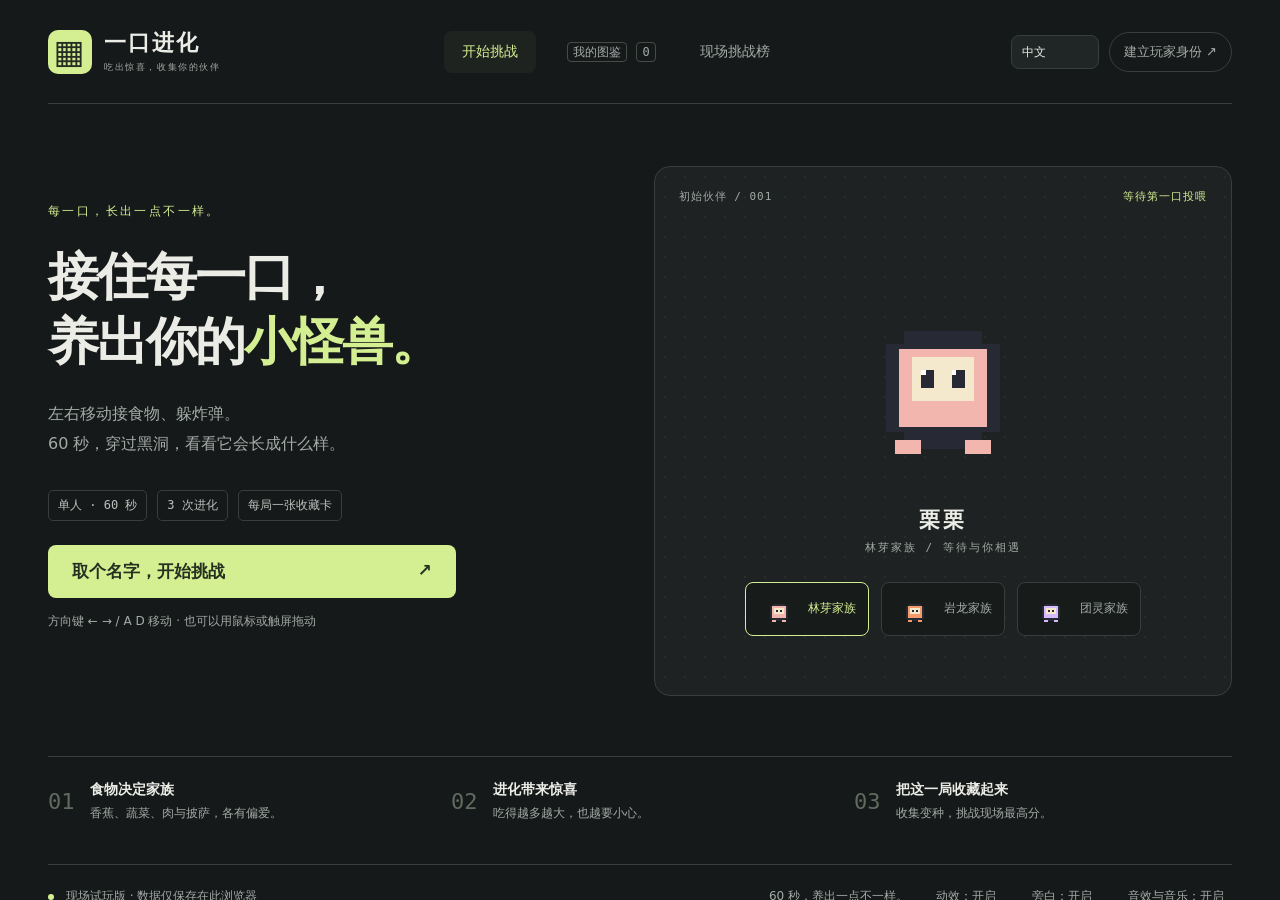
<file: index.html>
<!doctype html><meta charset="utf-8"><meta name="viewport" content="width=device-width,initial-scale=1"><title>ONE BITE</title><meta http-equiv="refresh" content="0;url=pet-demo/index.html"><a href="pet-demo/index.html">Open ONE BITE</a>
</file>
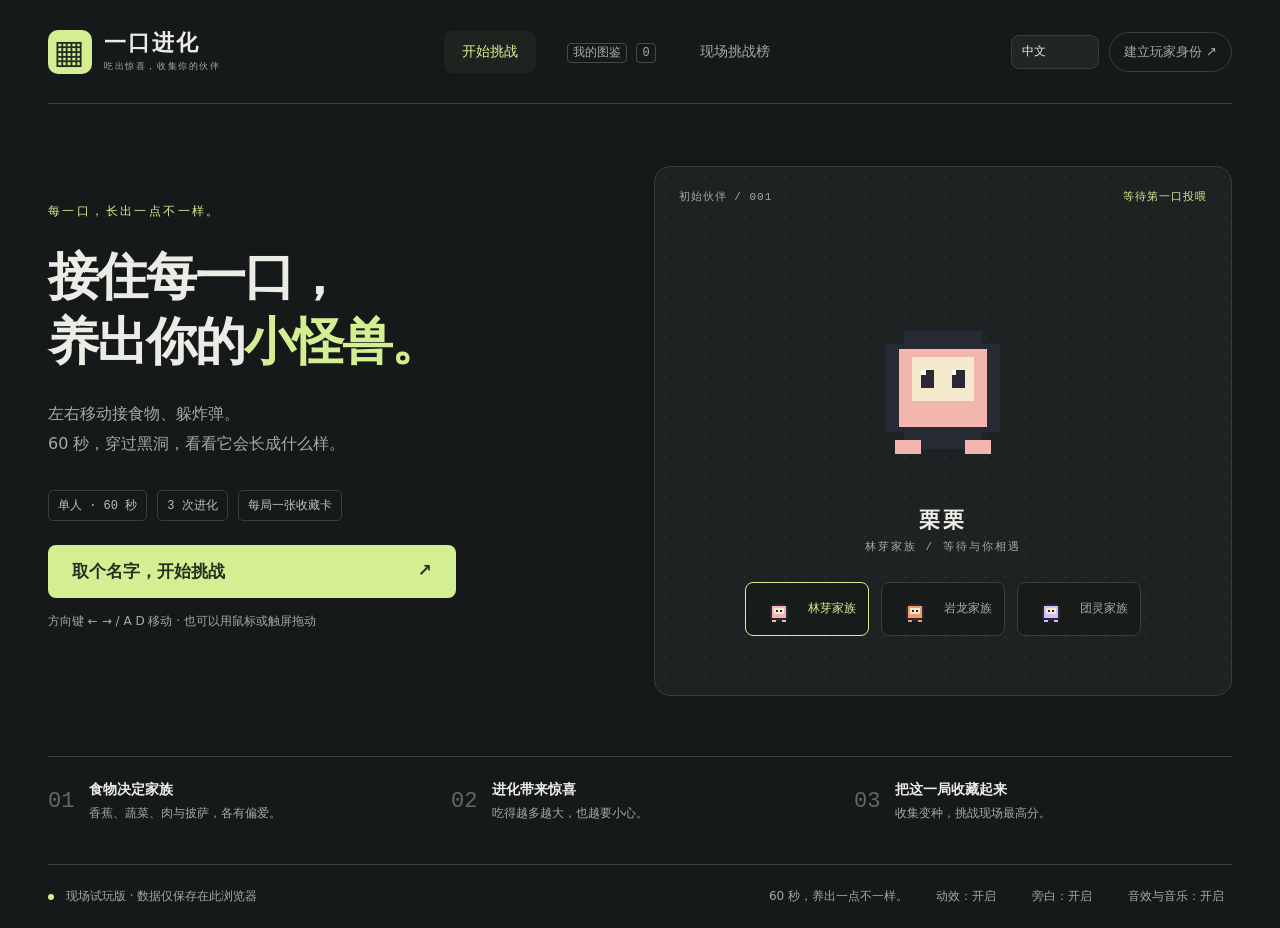
<file: pet-demo/index.html>
<!doctype html>
<html lang="zh-CN">
<head><meta charset="UTF-8"><meta name="viewport" content="width=device-width,initial-scale=1"><title>一口进化 · 像素宠物养成</title><link rel="icon" href="data:image/svg+xml,%3Csvg xmlns='http://www.w3.org/2000/svg' viewBox='0 0 32 32'%3E%3Crect x='4' y='7' width='24' height='22' rx='4' fill='%23bca27b'/%3E%3Cpath d='M10 14h12v9H10z' fill='%23f4e6c9'/%3E%3Cpath d='M12 16h2v3h-2zm6 0h2v3h-2z'/%3E%3C/svg%3E"><link rel="stylesheet" href="style.css"><link rel="stylesheet" href="responsive.css"></head>
<body>
<link rel="stylesheet" href="evolution.css"><link rel="stylesheet" href="reveal.css">
<div class="app">
 <header><a class="brand" href="#" aria-label="返回首页"><span class="brand-icon">▦</span><div data-i18n="brand">一口进化<small data-i18n="brandSub">吃出惊喜，收集你的伙伴</small></div></a><nav aria-label="主导航"><button data-view="home" class="selected" data-i18n="navPlay">开始挑战</button><button data-view="collection"><span data-i18n="navCollection">我的图鉴</span> <span id="nav-count">0</span></button><button data-view="board" data-i18n="navBoard">现场挑战榜</button></nav><div class="header-tools"><label class="language-picker"><span class="sr-only">Language</span><select id="language" aria-label="Language"><option value="zh">中文</option><option value="en">English</option><option value="de">Deutsch</option></select></label><button class="identity" id="identity">建立玩家身份 ↗</button></div></header>
 <main id="content"></main>
 <footer><span><i></i> <span data-i18n="localOnly">现场试玩版 · 数据仅保存在此浏览器</span></span><span data-i18n="tagline">60 秒，养出一点不一样。</span><button id="motion">动效：开启</button><button id="voice">旁白：开启</button><button id="sound">音效与音乐：开启</button></footer>
</div>
<dialog id="profile-dialog"><form id="profile-form"><span class="eyebrow">很高兴遇见你</span><h2>这只宠物，该怎么称呼你？</h2><p>选一个昵称，开始你的第一场进化。无需注册密码。</p><label>玩家昵称<input id="nickname" maxlength="12" placeholder="例如：小林" autocomplete="off" required></label><p class="muted">现场身份仅存于本机。输入已有昵称会继续该昵称的收藏，不是安全账号登录。</p><div class="actions"><button type="button" id="cancel-profile" class="ghost">取消</button><button class="primary" type="submit">准备好了 →</button></div></form></dialog>
<dialog id="card-dialog"><button id="close-card" class="close" aria-label="关闭">×</button><div id="card-detail"></div></dialog>
<div class="toast" id="toast" role="status" aria-live="polite"></div>
<script src="i18n.js"></script><script src="visuals.js"></script><script src="personality.js"></script><script src="game.js"></script>
</body></html>
</file>
<file: pet-demo/style.css>
/* System Chinese fonts keep the demo self-contained and responsive offline. */
:root{color-scheme:dark;--bg:#16191a;--surface:#202425;--line:#383d3d;--text:#ebece6;--muted:#a3aaa5;--lime:#d4ef92;--orange:#e6ad79;--mint:#9bcebd;--purple:#b9a2d0}*{box-sizing:border-box}body{margin:0;background:var(--bg);color:var(--text);font-family:'Noto Sans SC',system-ui,sans-serif;font-size:16px}button,input{font:inherit}button,a{-webkit-tap-highlight-color:transparent}button{cursor:pointer;border:0;color:inherit}button:disabled{opacity:.4;cursor:not-allowed}button:focus-visible,a:focus-visible{outline:3px solid var(--lime);outline-offset:5px}button:hover{filter:brightness(1.12)}a{text-decoration:none;color:inherit}.app{max-width:1440px;margin:auto;padding:0 48px}header{min-height:104px;display:flex;align-items:center;justify-content:space-between;gap:24px;border-bottom:1px solid var(--line)}.brand{display:flex;align-items:center;gap:12px;font-size:22px;font-weight:800;letter-spacing:2px;flex-shrink:0}.brand-icon{width:44px;height:44px;background:var(--lime);color:#252c23;display:grid;place-items:center;font-size:33px;border-radius:10px}.brand small{font:9px/2 monospace;letter-spacing:1.6px;color:var(--muted);display:block}nav{display:flex;gap:8px}nav button{padding:12px 18px;background:transparent;color:var(--muted);font-size:14px;border-radius:8px}nav button.selected{color:var(--lime);background:#d4ef920b}nav button span{font:12px monospace;border:1px solid #454c43;padding:2px 5px;border-radius:4px;margin-left:5px}.identity{font-size:13px;border:1px solid var(--line);background:transparent;padding:10px 14px;border-radius:30px;color:var(--muted)}main{min-height:calc(100svh - 168px);padding:42px 0}footer{border-top:1px solid var(--line);min-height:64px;display:flex;align-items:center;gap:20px;color:var(--muted);font-size:12px}footer span:first-child{margin-right:auto}footer i{display:inline-block;width:6px;height:6px;background:var(--lime);border-radius:50%;margin-right:8px}footer button{background:transparent;color:var(--muted);font-size:12px;padding:8px}.eyebrow{font:12px monospace;color:var(--lime);letter-spacing:2.4px}.home-grid{display:grid;grid-template-columns:1fr 1.06fr;gap:60px;align-items:center;min-height:570px}.intro h1{font-size:clamp(36px,4vw,58px);line-height:1.28;letter-spacing:-2px;margin:24px 0}.intro h1 em{font-style:normal;color:var(--lime)}.intro>p{color:var(--muted);line-height:1.9;max-width:410px;margin-bottom:30px}.tag-row{display:flex;gap:10px;flex-wrap:wrap;margin-bottom:24px}.tag{border:1px solid var(--line);border-radius:5px;padding:6px 9px;font:12px monospace;color:#bbc0b9}.primary{background:var(--lime);color:#253020;padding:15px 24px;font-weight:700;border-radius:8px;min-height:48px}.primary.big{width:100%;max-width:408px;font-size:17px;display:flex;justify-content:space-between}.ghost{background:transparent;border:1px solid #4a514a;border-radius:8px;padding:12px 18px;color:#d5d9d0}.hint{font-size:12px;color:var(--muted);margin:12px 0;line-height:1.7}.home-art{background:#1e2222;border:1px solid var(--line);border-radius:16px;overflow:hidden;position:relative;min-height:530px;display:flex;align-items:center;flex-direction:column;justify-content:center;background-image:radial-gradient(#a2b29a14 1px,transparent 1px);background-size:20px 20px}.specimen-top{position:absolute;top:22px;left:24px;right:24px;display:flex;justify-content:space-between;color:var(--muted);font:11px monospace;letter-spacing:1px}.specimen-top b{color:var(--lime);font-weight:400}.hero-pet{width:280px;height:280px;image-rendering:pixelated;animation:bob 3s ease-in-out infinite}.specimen-name{text-align:center;margin-top:0}.specimen-name strong{display:block;font-size:21px;letter-spacing:3px}.specimen-name small{display:block;color:var(--muted);font:11px/2.5 monospace;letter-spacing:2px}.pet-select{display:flex;gap:12px;margin-top:20px}.pet-option{border:1px solid var(--line);background:#171b1a;border-radius:8px;display:flex;align-items:center;gap:8px;padding:5px 12px;color:var(--muted);font-size:12px}.pet-option.active{border-color:var(--lime);color:var(--lime)}.pet-option canvas{width:42px;height:42px;image-rendering:pixelated}.section-heading{display:flex;align-items:flex-end;justify-content:space-between;margin-bottom:28px;gap:20px}.section-heading h1{font-size:32px;margin:8px 0}.section-heading p{color:var(--muted);font-size:14px;margin:0}.steps{display:grid;grid-template-columns:repeat(3,1fr);border-top:1px solid var(--line);margin-top:40px;padding-top:24px;gap:25px}.steps div{display:flex;align-items:center;gap:15px}.steps b{font:22px monospace;color:#606b5f}.steps strong{font-size:14px;display:block}.steps small{display:block;font-size:12px;color:var(--muted);margin-top:6px}.game-grid{display:grid;grid-template-columns:minmax(0,1fr) 248px;gap:24px}.game-hud{display:flex;justify-content:space-between;align-items:center;margin-bottom:16px;gap:12px}.game-hud .time{font:700 30px monospace;color:var(--lime)}.game-hud .points{font:700 25px monospace}.game-hud small{font-size:12px;color:var(--muted);margin-right:7px}.hearts{color:#e49b8e;font-size:23px;letter-spacing:5px}.arena{position:relative;border:1px solid #48513f;border-radius:12px;overflow:hidden;background:#1c2220;touch-action:none}.arena canvas{display:block;width:100%;aspect-ratio:760/480;touch-action:none}.arena-overlay{position:absolute;inset:0;background:#131816df;display:flex;align-items:center;justify-content:center;flex-direction:column;text-align:center;gap:16px;padding:25px}.arena-overlay strong{font-size:36px}.arena-overlay p{color:var(--muted)}.arena-controls{display:flex;gap:9px;align-items:center;font-size:12px;color:var(--muted);margin-top:14px}.arena-controls button{margin-left:auto;background:transparent;color:var(--muted);font-size:12px}kbd{border:1px solid #4a5348;border-bottom-width:3px;border-radius:4px;padding:3px 9px;background:#252b24;font:12px monospace}.side-panel{border:1px solid var(--line);border-radius:12px;padding:24px;background:#1b1f1e}.side-panel h3{font-size:15px;margin:0 0 20px}.side-panel p{color:var(--muted);font-size:13px;line-height:1.8}.meter{height:7px;background:#343c32;border-radius:10px;overflow:hidden;margin:12px 0}.meter i{display:block;height:100%;background:var(--lime);transition:width .2s}.food-row{display:flex;align-items:center;gap:10px;margin:16px 0;font-size:13px}.food-row canvas{width:28px;height:28px;image-rendering:pixelated}.food-row span{flex:1}.food-row b{font:16px monospace}.side-panel hr{border:0;border-top:1px solid var(--line);margin:25px 0}.stage-label{color:var(--lime);font-size:14px}.touch-controls{display:flex;gap:12px;margin-top:12px}.touch-controls button{background:#2b332b;border:1px solid #475342;padding:9px 20px;border-radius:8px;flex:1;touch-action:none;font-size:20px;user-select:none}.result-grid{display:grid;grid-template-columns:400px 1fr;gap:70px;max-width:1000px;margin:10px auto;align-items:center}.trading-card{padding:10px;border:2px solid #d7cd9a;background:linear-gradient(145deg,#dbd7b0,#6c7764 24%,#bcdcc2 40%,#958364 60%,#dee3c0);border-radius:14px;box-shadow:0 16px 45px #0004;position:relative}.trading-card.rare{background:linear-gradient(145deg,#c5cdf6,#d5e8b6 25%,#bfa4cd 40%,#8ba7aa 58%,#f0d4a1 85%);border-color:#d6c6e9}.card-inner{background:#232a26;border-radius:6px;padding:18px;border:1px solid #b7baa1}.card-top{display:flex;justify-content:space-between;font:11px monospace;letter-spacing:1px;color:#c3cbbb}.card-art{width:100%;aspect-ratio:1;image-rendering:pixelated;background:radial-gradient(ellipse at 50% 70%,#71826730,transparent 70%)}.card-name{font:900 32px/1.2 monospace;letter-spacing:-1px;margin:0}.card-sub{font:11px/2 monospace;color:#c6d49b;letter-spacing:2px}.card-bottom{display:flex;justify-content:space-between;border-top:1px solid #56604d;margin-top:15px;padding-top:14px;font:12px monospace;color:#e0e5d6}.rarity{position:absolute;right:27px;bottom:105px;font:11px monospace;border:1px solid #9ba789;padding:5px 8px;border-radius:3px}.result-copy h1{font-size:36px;margin:14px 0}.result-copy>p{color:var(--muted);line-height:1.8}.stats{display:grid;grid-template-columns:1fr 1fr;gap:18px;margin:28px 0}.stats>div{padding:16px;border:1px solid var(--line);border-radius:8px}.stats small{color:var(--muted);display:block;font-size:12px}.stats strong{font:28px/1.8 monospace}.actions{display:flex;gap:10px;flex-wrap:wrap}.secondary-actions{display:flex;gap:18px;margin-top:22px}.text-button{color:var(--muted);font-size:13px;background:transparent;padding:5px 0;border-bottom:1px solid #4c5446}.family-tabs{display:flex;gap:9px;flex-wrap:wrap;margin:22px 0}.family-tabs button{border:1px solid var(--line);border-radius:7px;padding:9px 15px;background:transparent;font-size:13px;color:var(--muted)}.family-tabs button.active{background:#d4ef9210;border-color:var(--lime);color:var(--lime)}.collection-grid{display:grid;grid-template-columns:repeat(4,1fr);gap:20px}.collection-tile{padding:18px;border:1px solid var(--line);background:var(--surface);border-radius:12px;text-align:left;position:relative}.collection-tile canvas{width:100%;aspect-ratio:1;image-rendering:pixelated}.collection-tile h3{font-size:17px;margin:10px 0}.collection-tile p{font-size:12px;color:var(--muted);line-height:1.7;margin:0}.collection-tile.locked{background:#1a1e1b;border-style:dashed}.collection-tile.locked canvas{opacity:.12;filter:grayscale(1)}.tile-number{font:11px monospace;color:var(--muted)}.collection-tile .badge{position:absolute;right:15px;top:15px;font-size:10px;color:var(--lime)}.collection-grid+.actions{margin-top:30px}.board{border:1px solid var(--line);border-radius:12px;overflow:hidden}.board-row{display:grid;grid-template-columns:70px 82px 1fr 130px;align-items:center;gap:15px;min-height:92px;padding:10px 28px;border-bottom:1px solid var(--line);background:#1c201e}.board-row:last-child{border-bottom:0}.board-row.me{background:#d4ef9209;border-left:3px solid var(--lime);padding-left:25px}.board-head{min-height:48px;background:#242a25;font-size:12px;color:var(--muted)}.board-row canvas{width:62px;height:62px;image-rendering:pixelated}.rank{font:24px monospace;color:#89977f}.board-row:first-of-type .rank{color:var(--lime)}.board-name{font-weight:600;font-size:16px}.board-name small{display:block;color:var(--muted);font-size:12px;font-weight:400;margin-top:5px}.board-score{text-align:right;font:24px monospace}.board-head .board-score{font-size:12px}.empty{padding:65px 20px;text-align:center;color:var(--muted);line-height:1.9}.empty strong{display:block;color:var(--text);font-size:20px;margin-bottom:8px}dialog{width:min(500px,calc(100% - 32px));border:1px solid #555f4b;border-radius:16px;background:#232823;color:var(--text);padding:32px;box-shadow:0 25px 100px #0009}dialog::backdrop{background:#080d0bd9;backdrop-filter:blur(5px)}dialog h2{font-size:24px;line-height:1.5}dialog p{font-size:14px;color:var(--muted);line-height:1.8}dialog label{display:block;font-size:13px;margin-top:22px}input{display:block;width:100%;padding:14px;margin-top:8px;border:1px solid #5c6854;border-radius:7px;background:#161b17;color:var(--text)}input:focus{outline:2px solid var(--lime)}dialog .muted{font-size:12px}.close{position:absolute;top:7px;right:12px;background:transparent;font-size:24px;z-index:3}.toast{position:fixed;bottom:25px;left:50%;transform:translate(-50%,20px);opacity:0;pointer-events:none;background:var(--lime);color:#253020;padding:12px 22px;border-radius:9px;z-index:20;font-size:14px;transition:.25s}.toast.show{opacity:1;transform:translate(-50%,0)}.notice{font-size:12px;color:var(--orange);line-height:1.8;margin-top:12px}.countdown{font:700 100px monospace!important;color:var(--lime)}@keyframes bob{50%{transform:translateY(-9px)}}.reduced *{animation:none!important;transition:none!important}@media(prefers-reduced-motion:reduce){*{animation:none!important}}@media(max-width:1050px){.app{padding:0 24px}.home-grid{gap:25px}.result-grid{grid-template-columns:340px 1fr;gap:32px}.brand small{display:none}nav button{padding:12px}.identity{max-width:150px}.collection-grid{grid-template-columns:repeat(3,1fr)}}@media(max-width:760px){.app{padding:0 18px}header{flex-wrap:wrap;padding:19px 0;gap:16px}.brand{font-size:19px}nav{order:3;width:100%;justify-content:space-between}nav button{padding:8px 10px}.identity{font-size:12px}.home-grid{grid-template-columns:1fr;gap:28px;min-height:0}.intro h1{font-size:38px;margin:16px 0}.intro>p{margin:16px 0}.home-art{min-height:360px}.hero-pet{width:190px;height:190px}.specimen-top{font-size:10px}.steps{margin-top:28px;gap:12px}.steps div{display:block}.steps strong{margin-top:8px}.steps small{line-height:1.7}main{padding:25px 0}.game-grid{grid-template-columns:1fr}.side-panel{display:none}.arena canvas{aspect-ratio:760/680}.result-grid{grid-template-columns:1fr;gap:30px}.trading-card{max-width:340px;width:100%;margin:auto}.result-copy h1{font-size:28px}.collection-grid{grid-template-columns:repeat(2,1fr);gap:10px}.collection-tile{padding:12px}.board-row{grid-template-columns:28px 45px 1fr 70px;padding:10px;gap:10px}.board-row.me{padding-left:7px}.board-row canvas{width:44px;height:44px}.board-score{font-size:20px}.board-name{font-size:14px}.board-name small{font-size:11px}.section-heading h1{font-size:26px}.section-heading{align-items:flex-start}.section-heading p{font-size:12px}footer{flex-wrap:wrap;padding:16px 0;gap:10px;font-size:11px}footer span:nth-child(2){display:none}.game-hud .time{font-size:24px}.hearts{font-size:19px;letter-spacing:2px}dialog{padding:24px}.result-copy .actions button{flex:1}}
</file>
<file: pet-demo/responsive.css>
.header-tools{display:flex;align-items:center;gap:10px}.language-picker select{appearance:none;background:#202525;border:1px solid var(--line);border-radius:8px;color:var(--text);font:12px monospace;padding:9px 25px 9px 10px}.sr-only{position:absolute;width:1px;height:1px;padding:0;margin:-1px;overflow:hidden;clip:rect(0,0,0,0);white-space:nowrap;border:0}.mobile-pad{display:none}
@media(max-width:760px){.header-tools{width:100%;justify-content:space-between}.language-picker select{font-size:13px;padding:10px 28px 10px 12px}.identity{margin-left:auto}.mobile-pad{display:grid;grid-template-columns:repeat(3,1fr);gap:8px;margin-top:12px;max-width:270px;margin-inline:auto}.mobile-pad button{background:#2b332b;border:1px solid #62735b;border-radius:10px;color:var(--lime);font:700 25px/1 monospace;height:50px;touch-action:none}.mobile-pad button:first-child{grid-column:2}.mobile-pad button:nth-child(2){grid-column:1;grid-row:2}.mobile-pad button:nth-child(3){grid-column:2;grid-row:2}.mobile-pad button:nth-child(4){grid-column:3;grid-row:2}.touch-controls{display:none}.arena-controls{font-size:11px}.arena canvas{aspect-ratio:760/510}.game-grid section{min-width:0}.game-hud{position:sticky;top:0;z-index:3;background:var(--bg);padding:8px 0}.home-art{order:-1}.tag-row{gap:7px}}
</file>
<file: pet-demo/evolution.css>
.food-guide{display:flex;flex-wrap:wrap;gap:6px}.food-guide span{font-size:11px;border:1px solid #526255;padding:3px 7px;border-radius:4px;color:#cad5bd}.result-grid{grid-template-columns:minmax(330px,410px) 1fr;gap:54px;max-width:1060px}.trading-card{--foil:#b7cfbb;--aura:#83a798;padding:8px;background:linear-gradient(135deg,#b7c7b5,#354949 28%,#b5b997 55%,#436262 78%,#afc7b7);border:1px solid #c8d9c0;box-shadow:0 20px 60px #0006;overflow:hidden;isolation:isolate}.trading-card.tier-s{--foil:#a0c9f7;--aura:#6c96db}.trading-card.tier-ss{--foil:#d8b6ee;--aura:#b897d7}.trading-card.tier-sss{--foil:#f5d992;--aura:#b695ed;background:linear-gradient(125deg,#ead7a1,#abcbdf 20%,#c496d8 40%,#f4deb5 60%,#a0c6c0 80%,#e8d3a9);box-shadow:0 0 30px #b097dc30,0 20px 60px #0008}.card-inner{background:linear-gradient(160deg,#202b35,#161b29 58%,#252632);border:1px solid #c8d1bb70;padding:16px;border-radius:7px;position:relative}.card-top{font-size:10px;letter-spacing:.6px;gap:8px;color:#afc4c7}.card-top span:last-child{text-align:right}.card-stage{position:relative;height:245px;display:grid;place-items:center;isolation:isolate;margin:8px -4px 12px;background:radial-gradient(ellipse,color-mix(in srgb,var(--aura) 30%,transparent),transparent 70%);overflow:hidden}.card-stage:before{content:'';position:absolute;inset:20px;border:1px solid color-mix(in srgb,var(--foil) 22%,transparent);clip-path:polygon(50% 0,100% 30%,100% 70%,50% 100%,0 70%,0 30%);background:linear-gradient(30deg,transparent 48%,#bfd5db18 49%,transparent 50%);z-index:-1}.card-stage .card-art{width:195px;height:195px;aspect-ratio:1;background:none;z-index:2;filter:drop-shadow(0 8px 12px #0008);margin-top:3px;animation:card-float 5s ease-in-out infinite}.card-rank{position:absolute;left:8px;top:14px;font:900 italic 48px/1 monospace;letter-spacing:-5px;background:linear-gradient(145deg,#fffce3,var(--foil),#fffde8);color:transparent;background-clip:text;text-shadow:0 0 30px #cebaad18;z-index:3}.card-edition{position:absolute;bottom:1px;font:9px monospace;letter-spacing:2px;color:var(--foil);z-index:3}.orbit{width:230px;height:100px;border:1px solid color-mix(in srgb,var(--foil) 52%,transparent);position:absolute;top:76px;left:50%;border-radius:50%;transform:translateX(-50%) rotate(-25deg);box-shadow:0 0 18px #acb8de0b}.orbit-two{width:210px;height:125px;transform:translateX(-50%) rotate(55deg);border-style:dashed;opacity:.6}.tier-sss .orbit{border-width:2px;box-shadow:0 0 20px #c09edf25}.tier-sss:after,.tier-ss:after{content:'';position:absolute;z-index:5;pointer-events:none;inset:-80%;background:linear-gradient(115deg,transparent 40%,#eef8dc00 45%,#ccadff26 48%,#fffbd345 50%,#96eed926 52%,transparent 57%);transform:translateX(-35%);animation:foil-sweep 6s ease-in-out infinite}.card-title-row{display:flex;justify-content:space-between;align-items:center;gap:10px;border-top:1px solid #9fadc134;padding-top:13px}.card-name{font-size:28px;color:#edf0e5;letter-spacing:-1.5px;line-height:1.1}.rarity{position:static;font:900 12px monospace;padding:5px 8px;border:1px solid var(--foil);color:var(--foil);flex-shrink:0}.card-sub{font-size:9px;letter-spacing:1.5px;color:#b4bdd1;line-height:2.4}.card-cn-name{font-size:17px;color:#e6debb;margin:8px 0}.card-lore{font-size:12px!important;line-height:1.9!important;color:#bfcbd1!important;margin:8px 0 15px!important;min-height:46px}.card-origin{display:flex;gap:6px;flex-wrap:wrap}.card-origin span{font-size:10px;padding:3px 5px;background:#a9bfc510;color:#b9c9d1;border:1px solid #8dabb129;border-radius:3px}.card-bottom{border-top-color:#9fadc134;font-size:11px;gap:12px}.card-bottom span:first-child{max-width:50%;overflow:hidden;text-overflow:ellipsis;white-space:nowrap}.result-copy h1{line-height:1.5;font-size:30px}.collection-tile canvas{max-height:200px}.arena{border-color:#676b87}.arena canvas{image-rendering:auto}.board .board-row{background:#1c201e}.board .board-row.me{background:#d4ef9209}@keyframes card-float{50%{transform:translateY(-5px)}}@keyframes foil-sweep{0%,20%{transform:translateX(-35%)}80%,100%{transform:translateX(35%)}}@media(max-width:760px){.result-grid{grid-template-columns:1fr;gap:28px}.card-stage{height:220px}.card-stage .card-art{width:175px;height:175px}.card-rank{font-size:42px}.card-name{font-size:25px}.result-copy h1{font-size:25px}.arena canvas{aspect-ratio:760/560}.card-lore{font-size:12px!important}.result-grid .trading-card{max-width:370px}}@media(prefers-reduced-motion:reduce){.card-stage .card-art,.tier-sss:after,.tier-ss:after{animation:none}}
</file>
<file: pet-demo/reveal.css>
/* Rarity changes material, lighting, layout accents and entrance, not just a label. */
.trading-card.tier-b,.trading-card.tier-a{background:#626f79;border-color:#9ca6ad;box-shadow:0 14px 35px #0005;--foil:#b9c4c9;--aura:#52666b}.tier-b .card-inner,.tier-a .card-inner{background:#222a30}.tier-b .orbit,.tier-a .orbit{display:none}.tier-b .card-stage,.tier-a .card-stage{background:linear-gradient(#29363b,#222a30)}.tier-b .card-rank,.tier-a .card-rank{font-size:34px;letter-spacing:0;color:#a4b2ba;background:none;text-shadow:none}.tier-b .card-stage:before,.tier-a .card-stage:before{display:none}.tier-s .card-inner{background:linear-gradient(150deg,#183346,#1a223a)}.tier-s .card-stage{background:radial-gradient(ellipse,#74bfde40,transparent 72%)}.trading-card.tier-ss{background:linear-gradient(130deg,#a880e8,#ecd5ff,#81599e,#b6b4f0);border:2px solid #d7b1ff;box-shadow:0 0 28px #b67eff4a,0 20px 45px #0009}.trading-card.tier-sss{padding:13px;border:3px solid #ffe8a1;border-radius:18px;background:conic-gradient(from 30deg,#f2d786,#fff4cf,#9b7130,#ffe9a1,#9a7336,#fff0b8,#f2d786);box-shadow:0 0 0 3px #927139,0 0 42px #ffc86b65,0 20px 65px #0009;--foil:#ffdc82;--aura:#cb85ec}.tier-sss .card-inner{background:radial-gradient(ellipse at 50% 25%,#382f55,#171425 70%);border:1px solid #f0d081;border-radius:7px}.tier-sss .card-stage{background:repeating-conic-gradient(from 0deg,#e6cd8414 0deg 7deg,transparent 7deg 22deg),radial-gradient(ellipse,#b380d75c,transparent 70%)}.tier-sss .card-rank{font-size:58px;top:6px;letter-spacing:-5px;filter:drop-shadow(0 3px 3px #000)}.tier-sss .card-title-row{border-top:2px solid #d6b768}.tier-sss .rarity{background:#eed398;color:#3a281d;border:0;box-shadow:0 0 14px #efb95d69}.tier-sss .card-cn-name{color:#ffe4a2}.tier-sss .card-edition{color:#ffeaa9;background:#302234;padding:5px 12px;border:1px solid #aa864d}.card-stage .card-art{width:190px;height:190px}.card-lore{min-height:70px}.reveal-layer{position:fixed;inset:0;z-index:100;background:#080b15f5;backdrop-filter:blur(12px);display:flex;align-items:center;justify-content:center;flex-direction:column;gap:15px;overflow:hidden;perspective:1400px}.reveal-heading{position:relative;z-index:2;color:#d6c5f1;font-size:19px;letter-spacing:4px;margin:0;animation:reveal-title 4.7s both}.reveal-layer.tier-sss .reveal-heading{color:#ffe49b;text-shadow:0 0 24px #ffe3918a}.reveal-object{position:relative;width:310px;height:510px;transform-style:preserve-3d;animation:card-entrance 4.7s cubic-bezier(.2,.75,.15,1) both}.reveal-back,.reveal-front{position:absolute;inset:0;backface-visibility:hidden}.reveal-back{transform:rotateY(180deg);border:3px solid #a78cd7;background:repeating-linear-gradient(45deg,#23203c 0 8px,#2d2548 8px 10px);border-radius:15px;display:flex;flex-direction:column;align-items:center;justify-content:center;color:#d9c8fc;font-size:90px;box-shadow:0 0 55px #ab7fed55}.reveal-back small{font-size:22px;letter-spacing:7px}.reveal-front .trading-card{width:310px;height:510px}.reveal-front .card-stage{height:190px}.reveal-front .card-art{width:165px;height:165px}.reveal-front .card-rank{font-size:40px}.reveal-front .card-name{font-size:23px}.reveal-front .card-lore{font-size:11px!important;line-height:1.65!important;min-height:50px;margin:6px 0 10px!important}.reveal-front .card-cn-name{font-size:15px;margin:5px 0}.reveal-front .card-inner{height:100%;padding:12px}.reveal-front .card-bottom{margin-top:9px;padding-top:9px}.reveal-front .card-origin{gap:3px}.reveal-front .card-origin span{font-size:9px}.reveal-caption{position:relative;z-index:2;font-size:14px;color:#c8c6d2;margin:0;animation:reveal-caption 4.7s both}.reveal-skip{position:absolute;bottom:20px;right:24px;font-size:12px;color:#b8b1c9;z-index:4}.reveal-rays{position:absolute;left:50%;top:50%;width:110vmax;height:110vmax;transform:translate(-50%,-50%);background:repeating-conic-gradient(#c293ff00 0deg 12deg,#c293ff16 13deg 16deg,transparent 17deg 30deg);mask-image:radial-gradient(black,transparent 62%);animation:reveal-rays 8s linear infinite}.tier-sss.reveal-layer .reveal-rays{background:repeating-conic-gradient(transparent 0deg 10deg,#ffdb8440 11deg 15deg,transparent 16deg 27deg)}.tier-b.reveal-layer .reveal-rays,.tier-a.reveal-layer .reveal-rays{opacity:.25}@keyframes card-entrance{0%{opacity:0;transform:translateY(90px) scale(.55) rotateY(180deg)}20%{opacity:1;transform:translateY(0) scale(.9) rotateY(180deg)}44%{transform:scale(1.04) rotateY(0deg)}60%,95%{transform:scale(1) rotateY(0deg);opacity:1}100%{transform:scale(.98);opacity:1}}@keyframes reveal-title{0%,20%{opacity:0;transform:translateY(-12px)}40%,100%{opacity:1;transform:none}}@keyframes reveal-caption{0%,43%{opacity:0}60%,100%{opacity:1}}@keyframes reveal-rays{to{transform:translate(-50%,-50%) rotate(60deg)}}.reduced .reveal-object,.reduced .reveal-heading,.reduced .reveal-caption{animation:none}.reduced .reveal-rays,.reduced .trading-card:after{animation:none}.reduced .reveal-back{display:none}@media(max-height:740px){.reveal-object{width:280px;height:455px}.reveal-front .trading-card{width:280px;height:455px}.reveal-front .card-stage{height:155px}.reveal-front .card-art{width:140px;height:140px}.reveal-heading{font-size:16px}.reveal-layer{gap:10px}.reveal-front .card-lore{font-size:10px!important;min-height:44px}.reveal-front .card-name{font-size:20px}}@media(prefers-reduced-motion:reduce){.reveal-object,.reveal-heading,.reveal-caption,.reveal-rays{animation:none}.reveal-back{display:none}}
</file>
